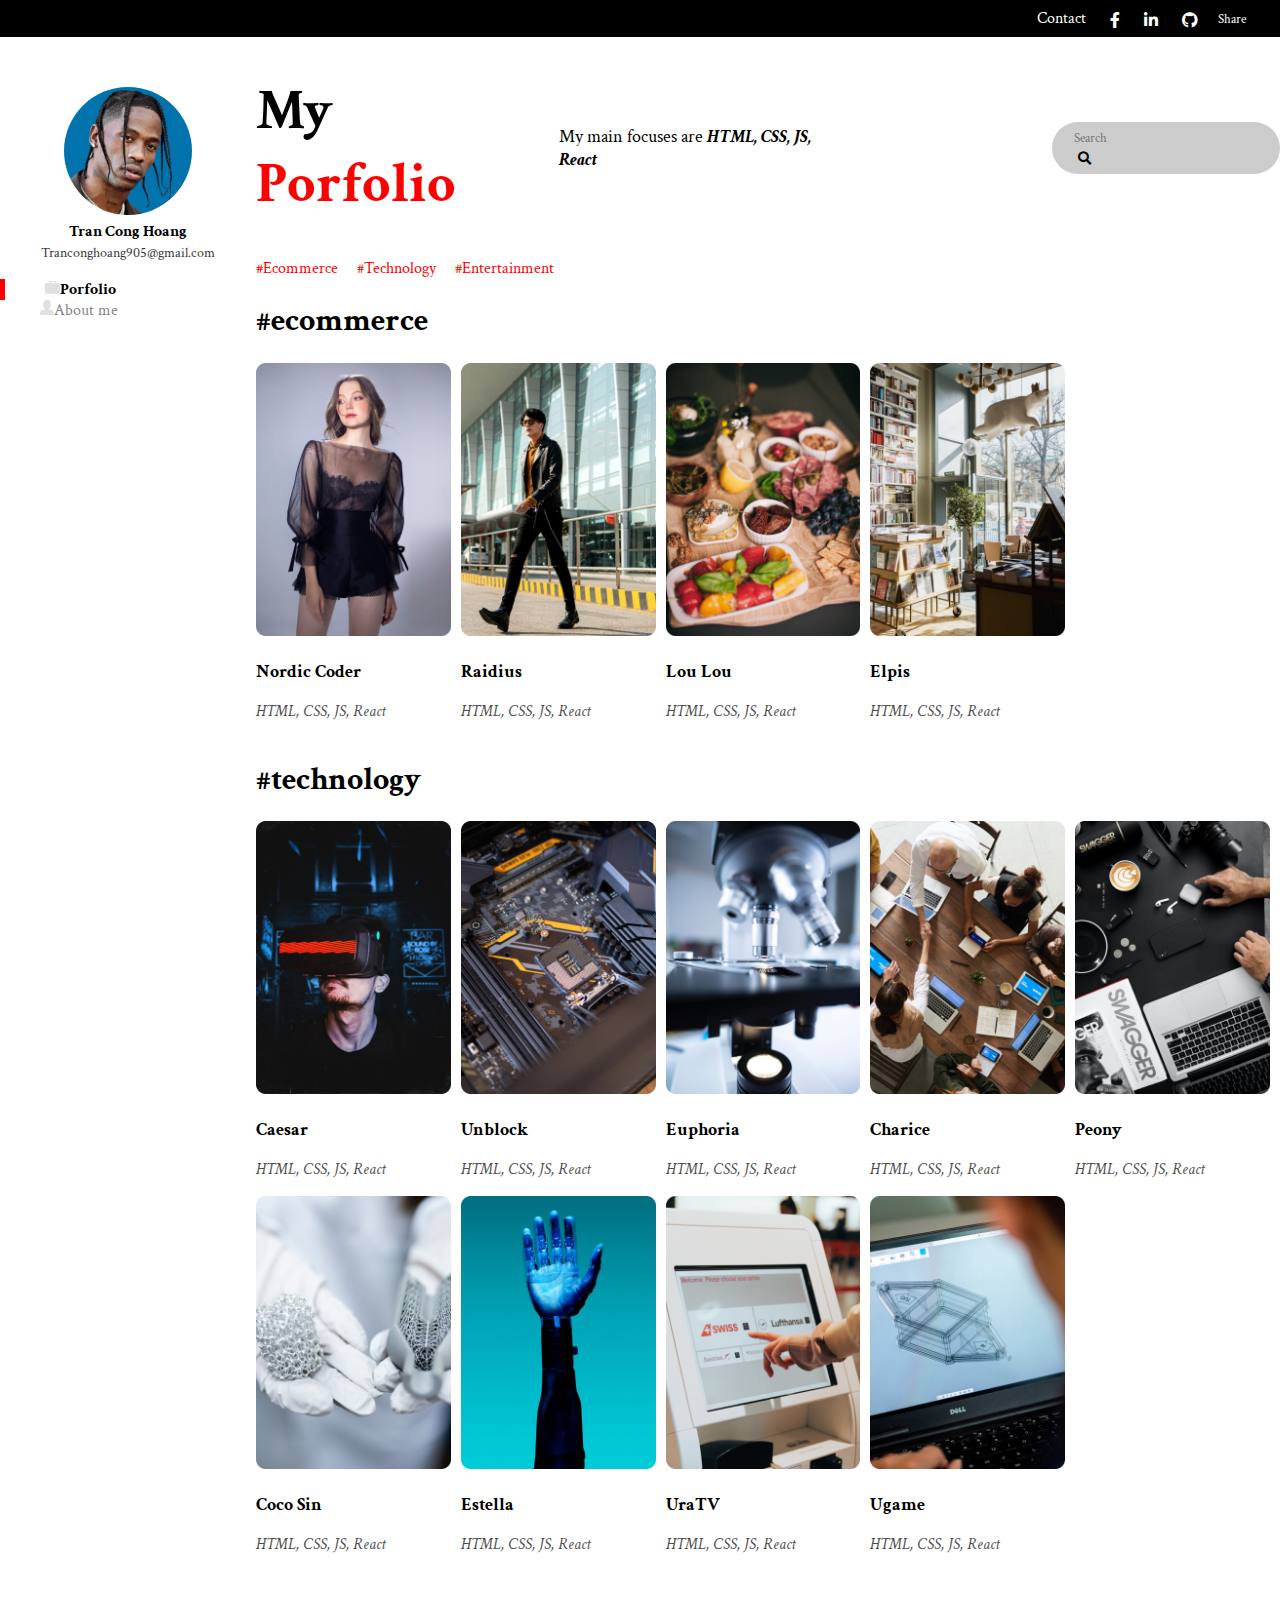
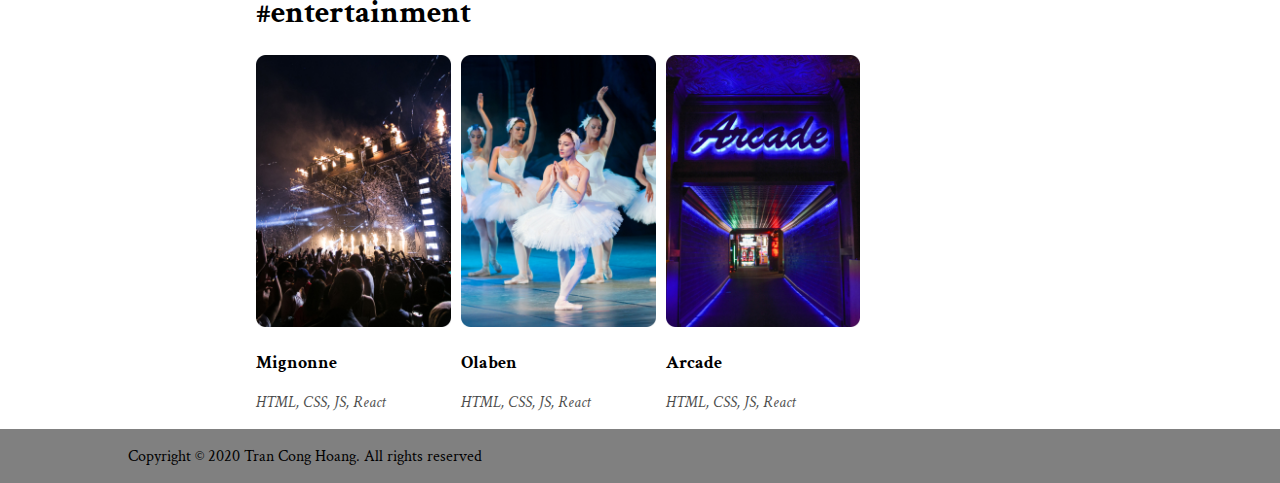
<file: index.html>
<!DOCTYPE html>
<html lang="en">

<head>
    <meta charset="UTF-8">
    <meta name="viewport" content="width=device-width, initial-scale=1.0">
    <title>My Porfolio</title>
    <link href="fontawesome-free-5.14.0-web/css/all.css" rel="stylesheet">
    <link href="css/style.css" rel="stylesheet">
    <link href="https://fonts.googleapis.com/css2?family=Slabo+27px&display=swap" rel="stylesheet">
    <link href="https://fonts.googleapis.com/css2?family=Crimson+Text:ital,wght@0,400;0,600;0,700;1,400;1,600;1,700&display=swap" rel="stylesheet">
</head>

<body>
    <header class="headerbox">
        <nav class="headernav">
            <a class="top-nav" style="text-decoration:none;color:white;" href="contact.html">Contact</a>
            <a class="top-nav" href="facebook.com"><i class="fab fa-facebook-f"></i></a>
            <a class="top-nav" href="linkedin.com"><i class=" fab fa-linkedin-in "></i></a>
            <a class="top-nav" href="github.com"><i class="fab fa-github "></i></a>
            <button class="sharebtn " type="button ">Share</button>
        </nav>
    </header>
    <main class="clearfix">
        <div class="avatar-column clearfix">
            <div class="avatar-section ">
                <img class="avatar " src="img/travis-scott.jpg " alt="my avatar " width="50% ">
                <p class="avatar-name">Tran Cong Hoang</p>
                <a class="my-email" href="mailto:tranconghoang905@gmail.com ">Tranconghoang905@gmail.com</a>
            </div>
            <nav class="avatar-navigation ">
                <ul class="avatar-unorderedlist ">
                    <li><a class=" portfolio " href="index.html ">Porfolio</a></li>
                    <li><a class=" about-me " href="about-me.html ">About me</a></li>
                </ul>
            </nav>
        </div>
        <div class="content-column clearfix">
            <div class="top-part">
                <div class="portfolio-heading">
                    <h1>My<span style="color:red;"> Porfolio</span></h1>
                </div>
                <div class="focus-heading">
                    <p>My main focuses are <span style="font-style:italic;font-weight:700 ">HTML, CSS, JS, React</span>
                    </p>
                </div>
                <div class="search-bar ">
                    <input class="search " type="search " placeholder="Search ">
                    <button class="search " type="submit "><i class="fas fa-search "></i></button>
                </div>
            </div>

            <nav class="main-section-nav ">
                <a href="#ecommerce">#Ecommerce</a>
                <a href="#technology">#Technology</a>
                <a href="#entertainment">#Entertainment</a>
            </nav>

            <div>
                <section id="ecommerce">
                    <h1>#ecommerce</h1>
                    <div class="sub-section">
                        <div class="items">
                            <img class="thumbnail " src="img/a-girl.jpg" alt="a girl ">
                            <div class="style-text ">
                                <p>Nordic Coder</p>
                                <p>HTML, CSS, JS, React</p>
                            </div>
                        </div>
                        <div class="items">
                            <img class="thumbnail " src="img/Raldius.jpg " alt="a guy ">
                            <div class="style-text ">
                                <p>Raidius</p>
                                <p>HTML, CSS, JS, React</p>
                            </div>
                        </div>
                        <div class="items">
                            <img class="thumbnail" src="img/loulou.jpg " alt="lou ">
                            <div class="style-text ">
                                <p>Lou Lou</p>
                                <p>HTML, CSS, JS, React</p>
                            </div>
                        </div>
                        <div class="items">
                            <img class="thumbnail " src="img/elpis.jpg " alt="elpis ">
                            <div class="style-text ">
                                <p>Elpis</p>
                                <p>HTML, CSS, JS, React</p>
                            </div>
                        </div>
                    </div>
                </section>

                <section id="technology">
                    <h1>#technology</h1>
                    <div class="sub-section">
                        <div class="items">
                            <img class="thumbnail " src="img/caesar.jpg " alt="VR ">
                            <div class="style-text ">
                                <p>Caesar</p>
                                <p>HTML, CSS, JS, React</p>
                            </div>
                        </div>
                        <div class="items">
                            <img class="thumbnail " src="img/unblock.jpg " alt="unblock ">
                            <div class="style-text ">
                                <p>Unblock</p>
                                <p>HTML, CSS, JS, React</p>
                            </div>
                        </div>
                        <div class="items">
                            <img class="thumbnail " src="img/project-image-2.jpg " alt="Euphoria ">
                            <div class="style-text ">
                                <p>Euphoria</p>
                                <p>HTML, CSS, JS, React</p>
                            </div>
                        </div>
                        <div class="items">
                            <img class="thumbnail " src="img/project-image-7.jpg " alt="Charice ">
                            <div class="style-text ">
                                <p>Charice</p>
                                <p>HTML, CSS, JS, React</p>
                            </div>
                        </div>
                        <div class="items">
                            <img class="thumbnail " src="img/peony.jpg " alt="peony ">
                            <div class="style-text ">
                                <p>Peony</p>
                                <p>HTML, CSS, JS, React</p>
                            </div>
                        </div>
                        <div class="items">
                            <img class="thumbnail " src="img/project-image-1.jpg " alt="coco ">
                            <div class="style-text ">
                                <p>Coco Sin</p>
                                <p>HTML, CSS, JS, React</p>
                            </div>
                        </div>
                        <div class="items">
                            <img class="thumbnail " src="img/project-image-6.jpg " alt="estella ">
                            <div class="style-text ">
                                <p>Estella</p>
                                <p>HTML, CSS, JS, React</p>
                            </div>
                        </div>
                        <div class="items">
                            <img class="thumbnail " src="img/project-image-4.jpg " alt="Ura TV ">
                            <div class="style-text ">
                                <p>UraTV</p>
                                <p>HTML, CSS, JS, React</p>
                            </div>
                        </div>
                        <div class="items">
                            <img class="thumbnail " src="img/project-image-8.jpg " alt="Ugame ">
                            <div class="style-text ">
                                <p>Ugame</p>
                                <p>HTML, CSS, JS, React</p>
                            </div>
                        </div class="items">
                    </div>
                </section>

                <section id="entertainment">
                    <h1>#entertainment</h1>
                    <div class="sub-section">
                        <div class="items">
                            <img class="thumbnail " src="img/project-image.jpg " alt="# ">
                            <div class="style-text ">
                                <p>Mignonne</p>
                                <p>HTML, CSS, JS, React</p>
                            </div>
                        </div>
                        <div class="items">
                            <img class="thumbnail " src="img/project-image-5.jpg " alt="# ">
                            <div class="style-text ">
                                <p>Olaben</p>
                                <p>HTML, CSS, JS, React</p>
                            </div>
                        </div>
                        <div class="items">
                            <img class="thumbnail " src="img/project-image-3.jpg " alt="Arcade ">
                            <div class="style-text ">
                                <p>Arcade</p>
                                <p>HTML, CSS, JS, React</p>
                            </div>
                        </div>
                    </div>
                </section>
            </div>
        </div>
    </main>
    <footer>
        <p>Copyright &copy; 2020 Tran Cong Hoang. All rights reserved</p>
    </footer>


</body>

</html>
</file>
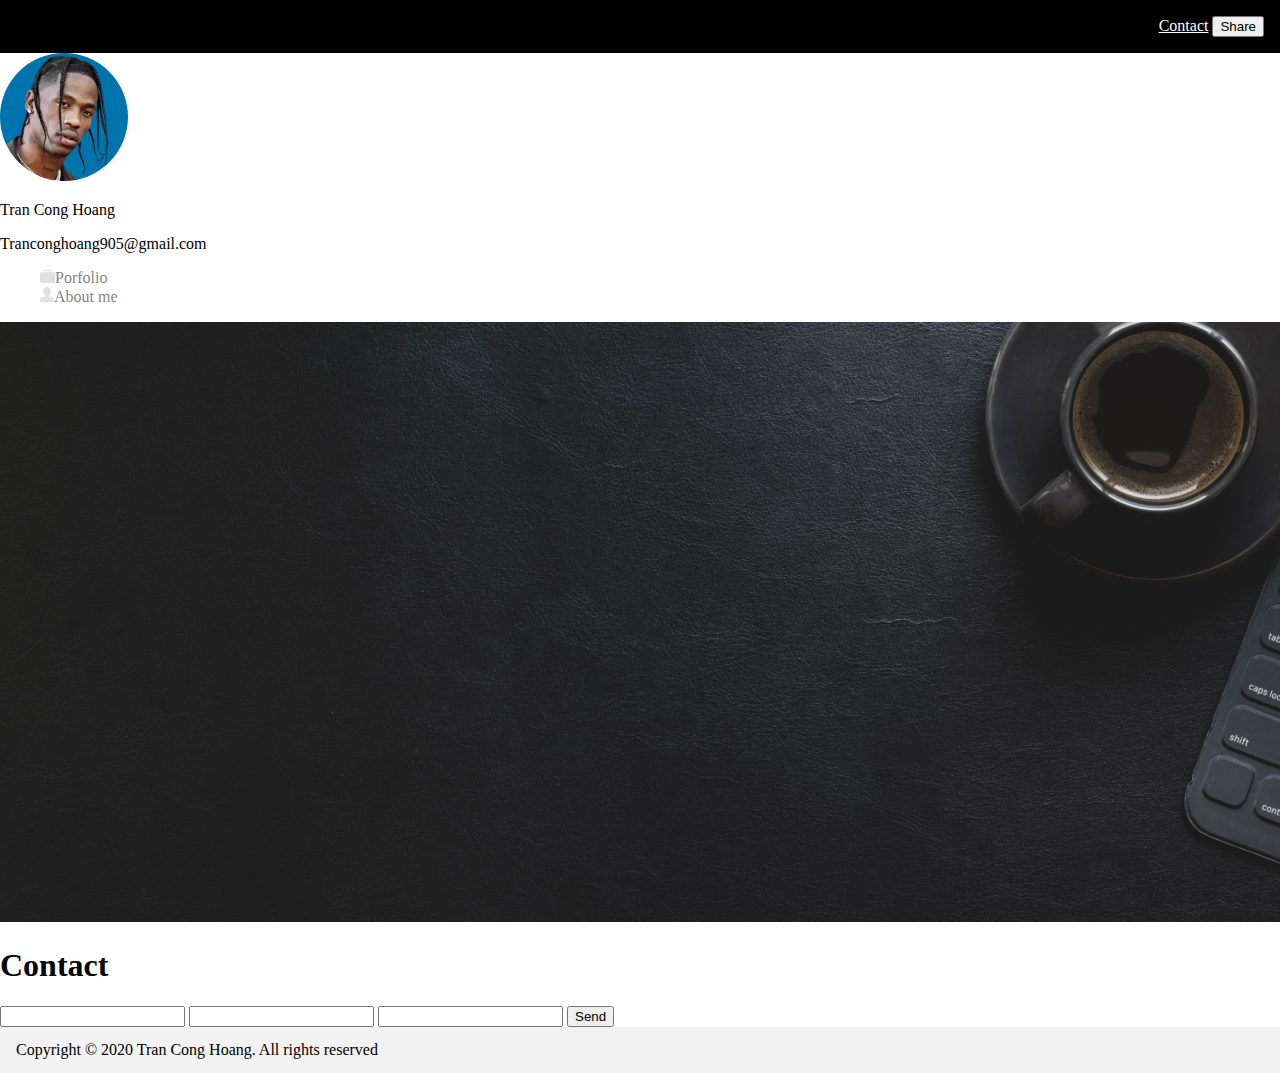
<file: contact.html>
<!DOCTYPE html>
<html lang="en">

<head>
    <meta charset="UTF-8">
    <meta name="viewport" content="width=device-width, initial-scale=1.0">
    <title>Contact me</title>
    <link href="fontawesome-free-5.14.0-web/css/all.css" rel="stylesheet">
    <link href="css/style-3.css" rel="stylesheet">

</head>

<body>
    <header class="headerbox">
        <nav class="headernav">
            <a style="color:white;" href="contact.html">Contact</a>
            <button type="button">Share</button>
        </nav>
    </header>

    <div class="avatar">
        <div class="avatar-section">
            <img id="avatar" src="img/travis-scott.jpg" alt="my avatar" width="10%">
            <p>Tran Cong Hoang</p>
            <a href="mailto:tranconghoang905@gmail.com">Tranconghoang905@gmail.com</a>
        </div>
        <nav class="avatar-navigation">
            <ul class="avatar-unorderedlist">
                <li><a class="avatar-link portfolio" href="index.html">Porfolio</a></li>
                <li><a class="avatar-link about-me" href="about-me.html">About me</a></li>
            </ul>
        </nav>
    </div>

    <picture>
        <source media="(min-width:650px)" srcset="img/contact-1.jpg">
        <source media="(min-width:465px)" srcset="img/contact-2.jpg">
        <img src="img/contact-3.jpg" alt="contact">
    </picture>
    <form>
        <h1>Contact</h1>
        <input type="text" name="Name">
        <input type="text" name="Email">
        <input type="text" name="How can I help?">
        <button type="submit">Send</button>
    </form>
    <footer>
        <p>Copyright &copy; 2020 Tran Cong Hoang. All rights reserved</p>
    </footer>
</body>

</html>
</file>
<file: css/style.css>
* {
    box-sizing: border-box;
    font-family: 'Crimson Text', serif;
}

body {
    margin: 0;
    padding: 0;
}


/* header-begin */

.headerbox {
    background-color: black;
    padding: 0.5em;
}

.headernav {
    text-align: right;
    margin-right: 20px;
}

.headernav i {
    color: white;
    vertical-align: middle;
}

.sharebtn {
    background: none;
    border: none;
    color: white;
}

.top-nav {
    margin: 0 10px;
}


/* header-end */


/* avatar-begin */

.avatar-section {
    text-align: center;
    margin-top: 50px;
}

.avatar {
    border-radius: 100%;
}

.avatar-name {
    font-weight: bold;
    font-size: 1em;
    text-align: center;
    margin: 0;
}

.my-email {
    opacity: 0.8;
    font-size: 0.9em;
}

.avatar-section a,
.avatar-unorderedlist li a {
    text-decoration: none;
    color: black;
}

.avatar-unorderedlist li {
    padding-left: 40px;
}

.avatar-column {
    float: left;
    width: 20%;
}

.clearfix::after {
    content: "";
    clear: both;
    display: table;
}

.portfolio {
    font-weight: 700;
}

.about-me {
    font-weight: 350;
    opacity: 0.5;
}

.avatar-unorderedlist li:first-child::before {
    content: url(../img/Porfolio.svg);
}

.avatar-unorderedlist li:first-child {
    border-left: solid red 5px;
}

.avatar-unorderedlist li:last-child::before {
    content: url(../img/about-me.svg);
}

.avatar-unorderedlist {
    padding: 0;
    list-style-type: none;
}


/* avatar-end */


/* search-button-begin */

.search {
    border: none;
    background: none;
    outline: none;
}

.search-bar {
    background-color: rgba(0, 0, 0, 0.2);
    border-radius: 40px;
    padding: 5px 20px;
    align-self: center;
    margin-left: 20%;
}


/* search-button-end */


/* top part */

.top-part {
    display: flex;
}

.portfolio-heading h1 {
    font-size: 3.5em;
}

.focus-heading {
    margin-left: 20px;
    align-self: center;
}

.focus-heading p {
    font-size: 1.15em;
}


/* top part */


/* main-section-nav-begin */

.content-column {
    float: right;
    width: 80%;
    margin: 0;
    padding: 0;
}

.main-section-nav a {
    color: red;
    text-decoration: none;
    margin-right: 15px;
}


/* main-section-nav-end */


/* main-part-begin */

.thumbnail {
    width: 100%
}

.sub-section {
    display: flex;
    flex-wrap: wrap;
}

.items {
    width: 20%;
    /*width:19%;*/
    padding-right: 10px;
    /* margin-right: 10px; */
    /* neu de margin thi se khong du khoang trong trong 100% ( 20% * 5 columns) */
}

.style-text p:first-child {
    font-weight: 700;
    font-size: 1.125em;
}

.style-text p:nth-child(2) {
    font-style: italic;
    opacity: 0.7;
}


/* main-part-end */


/* footer-begin */

footer {
    margin: 0px;
    background-color: grey;
    padding: 0.01em;
}

footer p {
    margin-left: 10%;
}


/* footer-end */


/* page2 */


/* skills-begin */

.html::before {
    content: url(../img/html-5.svg);
    vertical-align: middle;
}

.css::before {
    content: url(../img/css\ 1.svg);
    vertical-align: middle;
}

.js::before {
    content: url(../img/js.svg);
    vertical-align: middle;
}

.react::before {
    content: url(../img/react.svg);
    vertical-align: middle;
}


/* skills-end */


/* language-begin */

.english::before {
    content: url(../img/UK.svg);
    vertical-align: middle;
}

.vietnamese::before {
    content: url(../img/vietnam-1.png);
    vertical-align: middle;
}


/* language-end */


/* page2 */
</file>
<file: css/style-3.css>
body {
    margin: 0;
    padding: 0;
}


/* header-begin */

.headerbox {
    background-color: black;
    padding: 1em;
}

.headernav {
    text-align: right;
}


/* header-end */


/* avatar-begin */

.avatar-section {
    text-align: middle
}

#avatar {
    border-radius: 50%;
}

#name {
    font: bold 24px black;
}

.avatar-section a,
.avatar-navigation ul li a {
    text-decoration: none;
    color: black;
}

.avatar-navigation ul {
    list-style-type: none;
}

.portfolio {
    font-weight: 350;
    opacity: 0.5;
}

.about-me {
    font-weight: 350;
    opacity: 0.5;
}

.avatar-unorderedlist li:first-child::before {
    content: url(../img/Porfolio.svg);
}

.avatar-unorderedlist li:last-child::before {
    content: url(../img/about-me.svg);
}


/* avatar-end */


/* footer-begin */

footer {
    margin: 0px;
    background-color: #F2F2F2;
    padding-left: 1em;
    padding-top: 0.875em;
    padding-bottom: 0.875em;
}

footer p {
    margin: 0;
}


/* footer-end */
</file>
